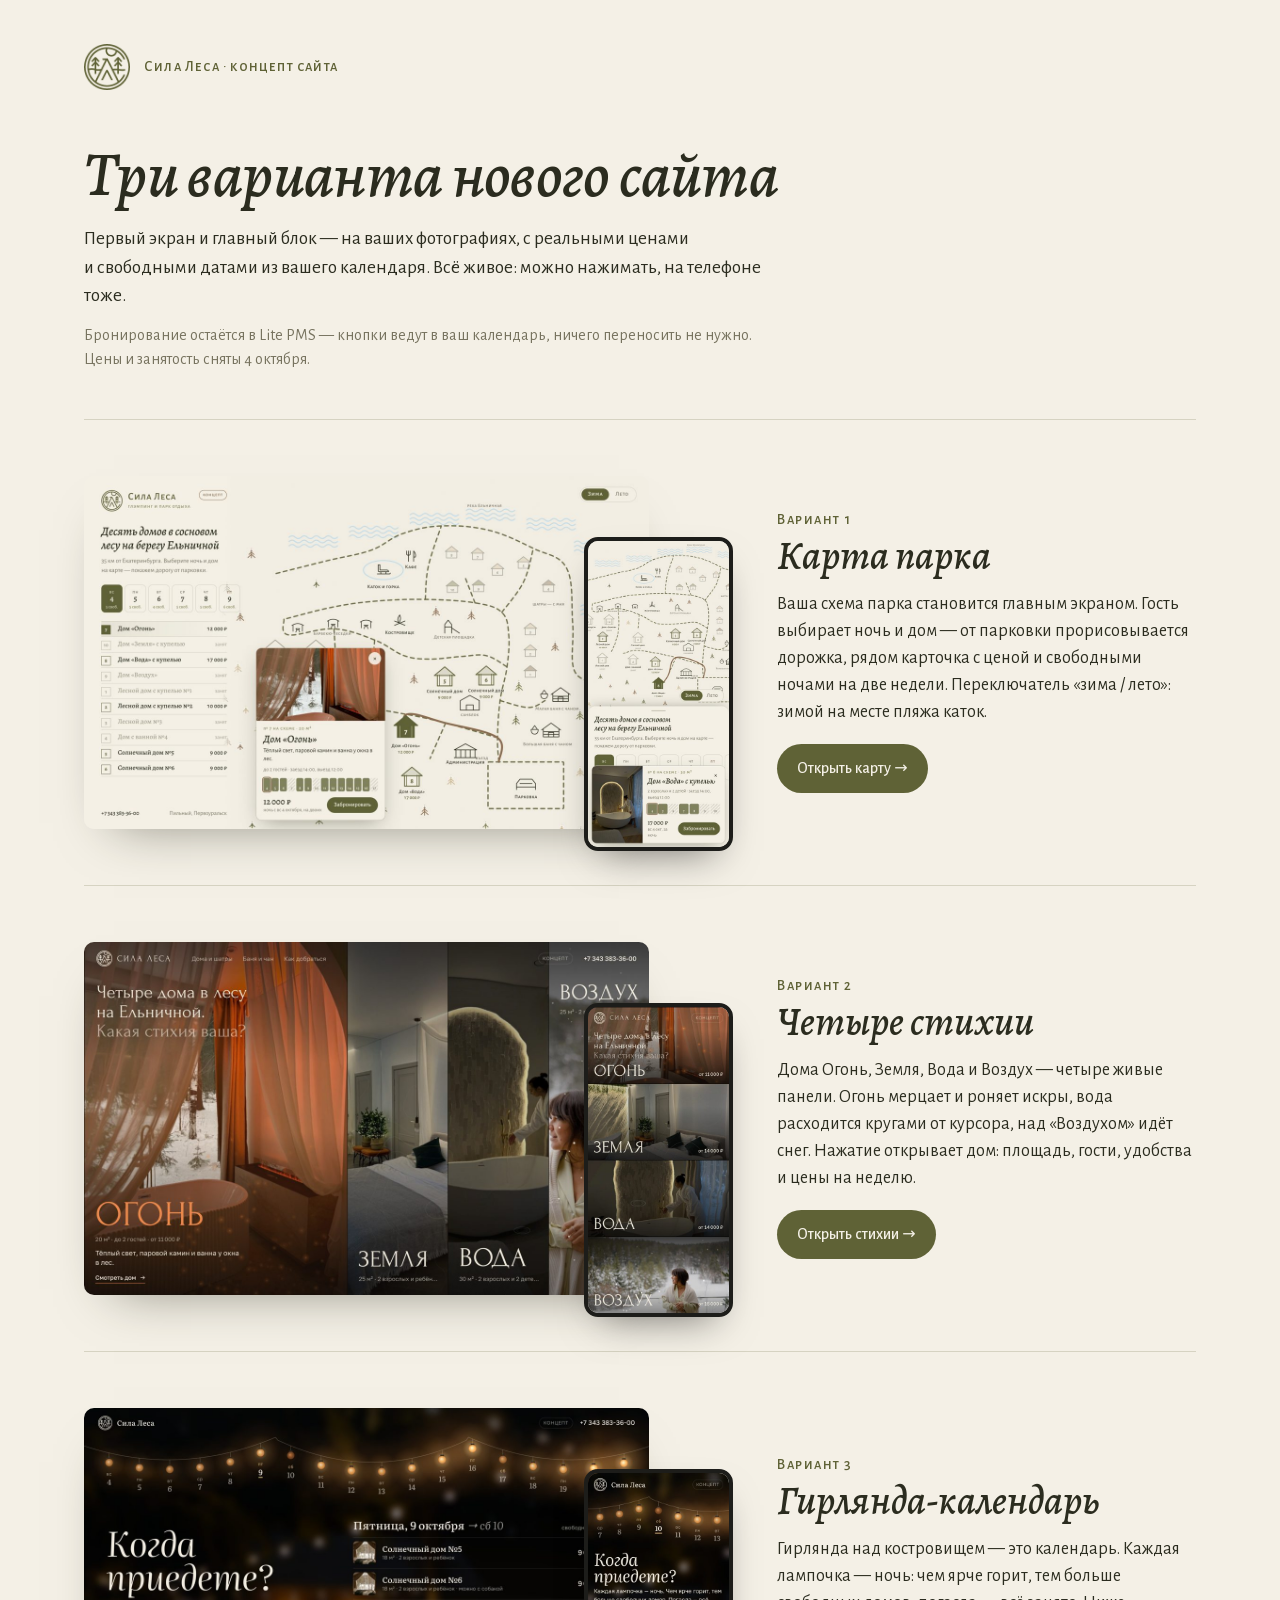
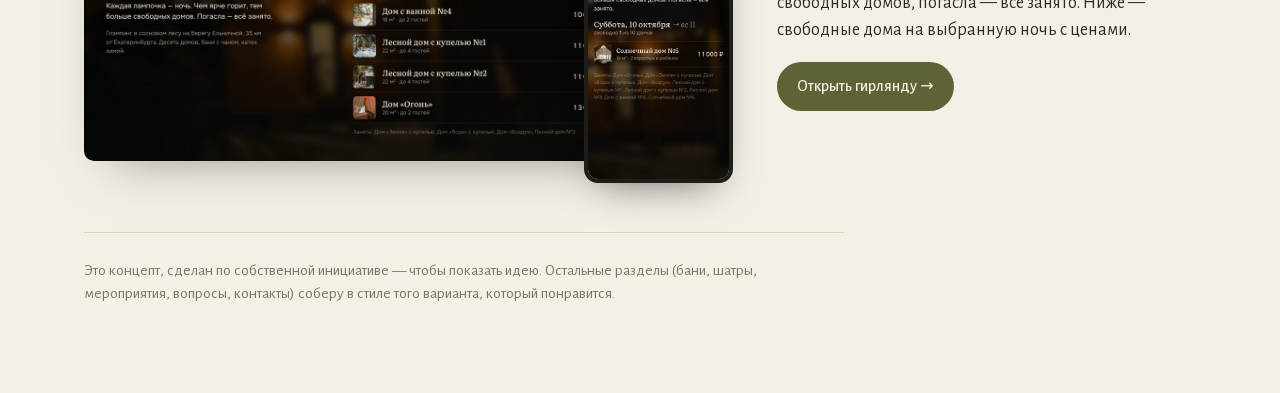
<file: index.html>
<!doctype html>
<html lang="ru">
<head>
<meta charset="utf-8">
<meta name="viewport" content="width=device-width, initial-scale=1">
<meta name="robots" content="noindex">
<title>Сила Леса — три варианта нового сайта</title>
<meta name="description" content="Концепт: первый экран и главный блок на ваших фото, с реальными ценами и свободными датами.">
<meta property="og:type" content="website">
<meta property="og:title" content="Сила Леса — три варианта нового сайта">
<meta property="og:description" content="Карта парка, четыре стихии, гирлянда-календарь. На ваших фото и с реальными ценами.">
<meta property="og:image" content="https://temataran.github.io/sila-lesa/og.jpg">
<meta property="og:image:width" content="1200">
<meta property="og:image:height" content="630">
<meta property="og:url" content="https://temataran.github.io/sila-lesa/">
<meta name="twitter:card" content="summary_large_image">
<link rel="icon" href="shared/foto/logo-olive.png">
<link rel="stylesheet" href="shared/fonts/fonts.css">
<style>
  :root {
    --paper: #f4f0e6; --ink: #2b2c1f; --olive: #5f6236; --dim: #77735f; --line: rgba(95, 98, 54, .2);
    --serif: 'Alegreya', Georgia, serif; --sans: 'Alegreya Sans', system-ui, sans-serif;
  }
  * { box-sizing: border-box; }
  body { margin: 0; background: var(--paper); color: var(--ink); font: 18px/1.5 var(--sans); -webkit-font-smoothing: antialiased; }
  main { max-width: 1160px; margin: 0 auto; padding: 44px 24px 72px; }
  .head { display: flex; align-items: center; gap: 14px; margin-bottom: 52px; }
  .head img { width: 46px; height: 46px; }
  .head span { font: 500 15px/1.2 'Alegreya Sans SC', var(--sans); letter-spacing: .08em; color: var(--olive); }
  h1 { font: italic 500 clamp(36px, 5.4vw, 64px)/1.02 var(--serif); margin: 0 0 18px; letter-spacing: -.01em; }
  .lead { max-width: 700px; margin: 0 0 12px; font-size: 19px; }
  .note { max-width: 700px; margin: 0; color: var(--dim); font-size: 16px; }

  .dir { display: grid; grid-template-columns: 1.55fr 1fr; gap: 44px; align-items: center; padding: 56px 0; border-top: 1px solid var(--line); text-decoration: none; color: inherit; }
  .dir:first-of-type { margin-top: 48px; }
  .pics { position: relative; padding-right: 13%; }
  .pics .d { width: 100%; display: block; border-radius: 10px; box-shadow: 0 24px 50px -30px rgba(43, 44, 31, .55); transition: transform .6s cubic-bezier(.2, .8, .2, 1); }
  .pics .m { position: absolute; right: 0; bottom: -22px; width: 23%; border-radius: 14px; border: 4px solid #1d1d1a; box-shadow: 0 18px 40px -18px rgba(0, 0, 0, .55); transition: transform .6s cubic-bezier(.2, .8, .2, 1); }
  .dir:hover .d { transform: translateY(-4px); }
  .dir:hover .m { transform: translateY(-10px); }
  .num { font: 500 15px/1 'Alegreya Sans SC', var(--sans); letter-spacing: .1em; color: var(--olive); }
  .dir h2 { font: italic 500 40px/1.05 var(--serif); margin: 8px 0 14px; }
  .dir p { margin: 0 0 18px; }
  .open { display: inline-block; padding: 12px 20px 13px; border-radius: 99px; background: var(--olive); color: var(--paper); font-weight: 500; font-size: 16px; }

  .foot { border-top: 1px solid var(--line); padding-top: 26px; color: var(--dim); font-size: 15.5px; max-width: 760px; }
  .foot b { color: var(--ink); font-weight: 500; }

  @media (max-width: 760px) {
    main { padding: 26px 18px 56px; }
    .head { margin-bottom: 30px; }
    .dir { grid-template-columns: 1fr; gap: 34px; padding: 38px 0 44px; }
    .dir:first-of-type { margin-top: 30px; }
    .dir h2 { font-size: 32px; }
  }
</style>
</head>
<body>
<main>
  <div class="head"><img src="shared/foto/logo-olive.png" alt=""><span>Сила Леса · концепт сайта</span></div>

  <h1>Три варианта нового сайта</h1>
  <p class="lead">Первый экран и&nbsp;главный блок&nbsp;— на&nbsp;ваших фотографиях, с&nbsp;реальными ценами и&nbsp;свободными датами из&nbsp;вашего календаря. Всё живое: можно нажимать, на&nbsp;телефоне тоже.</p>
  <p class="note">Бронирование остаётся в&nbsp;Lite PMS&nbsp;— кнопки ведут в&nbsp;ваш календарь, ничего переносить не&nbsp;нужно. Цены и&nbsp;занятость сняты 4&nbsp;октября.</p>

  <a class="dir" href="karta/">
    <div class="pics"><img class="d" src="shared/preview/karta.jpg" alt=""><img class="m" src="shared/preview/karta-m.jpg" alt=""></div>
    <div>
      <div class="num">Вариант 1</div>
      <h2>Карта парка</h2>
      <p>Ваша схема парка становится главным экраном. Гость выбирает ночь и&nbsp;дом&nbsp;— от&nbsp;парковки прорисовывается дорожка, рядом карточка с&nbsp;ценой и&nbsp;свободными ночами на&nbsp;две недели. Переключатель «зима&nbsp;/&nbsp;лето»: зимой на&nbsp;месте пляжа каток.</p>
      <span class="open">Открыть карту →</span>
    </div>
  </a>

  <a class="dir" href="stihii/">
    <div class="pics"><img class="d" src="shared/preview/stihii.jpg" alt=""><img class="m" src="shared/preview/stihii-m.jpg" alt=""></div>
    <div>
      <div class="num">Вариант 2</div>
      <h2>Четыре стихии</h2>
      <p>Дома Огонь, Земля, Вода и&nbsp;Воздух&nbsp;— четыре живые панели. Огонь мерцает и&nbsp;роняет искры, вода расходится кругами от&nbsp;курсора, над «Воздухом» идёт снег. Нажатие открывает дом: площадь, гости, удобства и&nbsp;цены на&nbsp;неделю.</p>
      <span class="open">Открыть стихии →</span>
    </div>
  </a>

  <a class="dir" href="girlyanda/">
    <div class="pics"><img class="d" src="shared/preview/girlyanda.jpg" alt=""><img class="m" src="shared/preview/girlyanda-m.jpg" alt=""></div>
    <div>
      <div class="num">Вариант 3</div>
      <h2>Гирлянда-календарь</h2>
      <p>Гирлянда над костровищем&nbsp;— это календарь. Каждая лампочка&nbsp;— ночь: чем ярче горит, тем больше свободных домов, погасла&nbsp;— всё занято. Ниже&nbsp;— свободные дома на&nbsp;выбранную ночь с&nbsp;ценами.</p>
      <span class="open">Открыть гирлянду →</span>
    </div>
  </a>

  <p class="foot">Это концепт, сделан по&nbsp;собственной инициативе&nbsp;— чтобы показать идею. Остальные разделы (бани, шатры, мероприятия, вопросы, контакты) соберу в&nbsp;стиле того варианта, который понравится.</p>
</main>
</body>
</html>
</file>
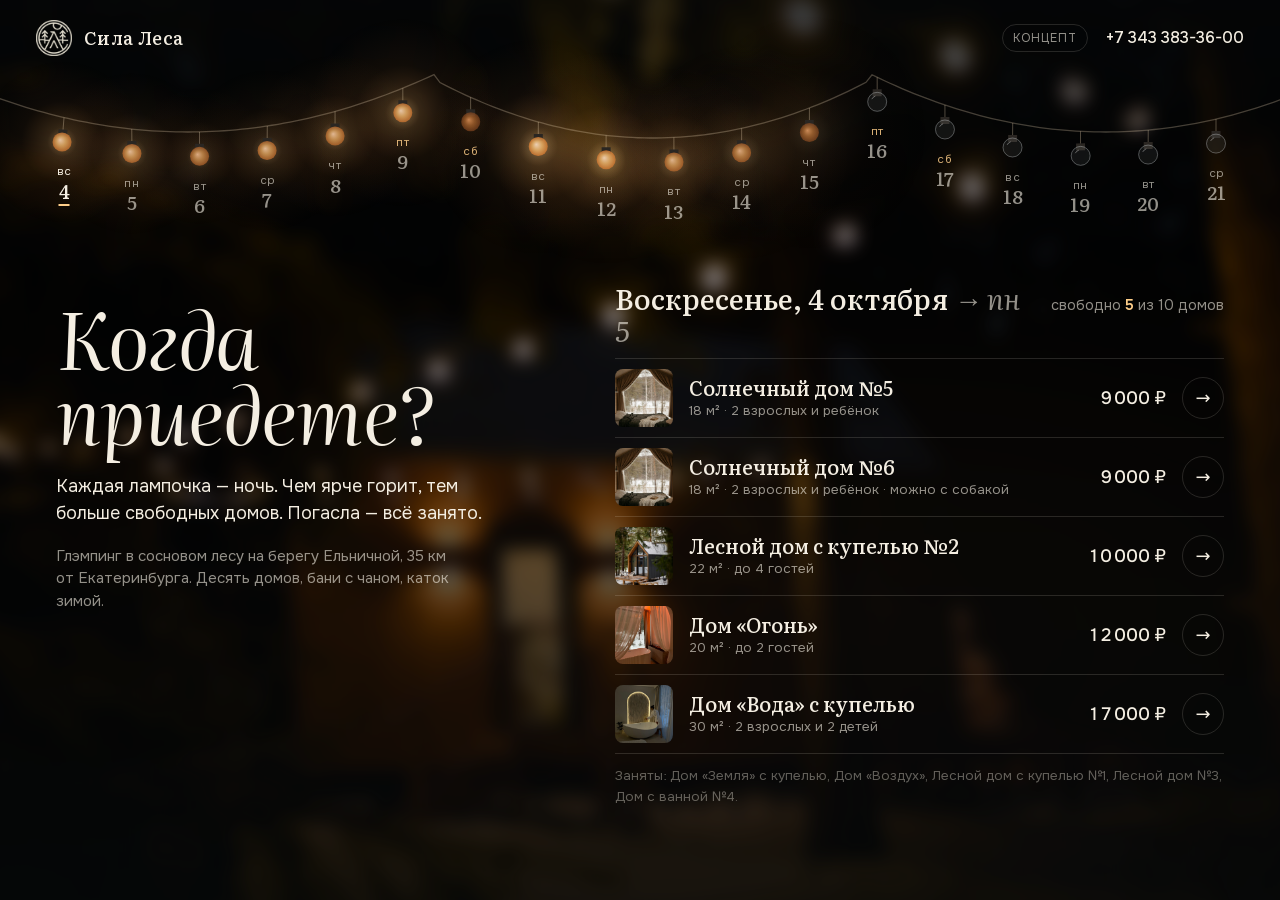
<file: girlyanda/index.html>
<!doctype html>
<html lang="ru">
<head>
<meta charset="utf-8">
<meta name="viewport" content="width=device-width, initial-scale=1, viewport-fit=cover">
<meta name="robots" content="noindex">
<link rel="icon" href="../shared/foto/logo-olive.png">
<title>Сила Леса — свободные ночи</title>
<link rel="stylesheet" href="../shared/fonts/fonts.css">
<link rel="stylesheet" href="girlyanda.css">
</head>
<body>
<div class="bg" aria-hidden="true"></div>

<header class="top">
  <a class="brand" href="../"><img src="../shared/foto/logo-light.png" alt=""><span>Сила Леса</span></a>
  <span class="concept">концепт</span>
  <a class="top__tel" href="tel:+73433833600">+7 343 383-36-00</a>
</header>

<div class="garland" id="garland">
  <div class="garland__track" id="track">
    <canvas id="bulbs"></canvas>
    <div class="garland__days" id="days" role="listbox" aria-label="Ночь заезда"></div>
  </div>
</div>

<main class="stage">
  <section class="intro">
    <h1>Когда приедете?</h1>
    <p>Каждая лампочка&nbsp;— ночь. Чем ярче горит, тем больше свободных домов. Погасла&nbsp;— всё занято.</p>
    <p class="intro__small">Глэмпинг в&nbsp;сосновом лесу на&nbsp;берегу Ельничной, 35&nbsp;км от&nbsp;Екатеринбурга. Десять домов, бани с&nbsp;чаном, каток зимой.</p>
  </section>

  <section class="night" id="night" aria-live="polite">
    <div class="night__head">
      <h2 class="night__title"></h2>
      <div class="night__count"></div>
    </div>
    <ol class="night__list"></ol>
    <p class="night__busy"></p>
  </section>
</main>

<script src="../shared/houses.js"></script>
<script src="../shared/nights.js"></script>
<script src="girlyanda.js"></script>
</body>
</html>
</file>
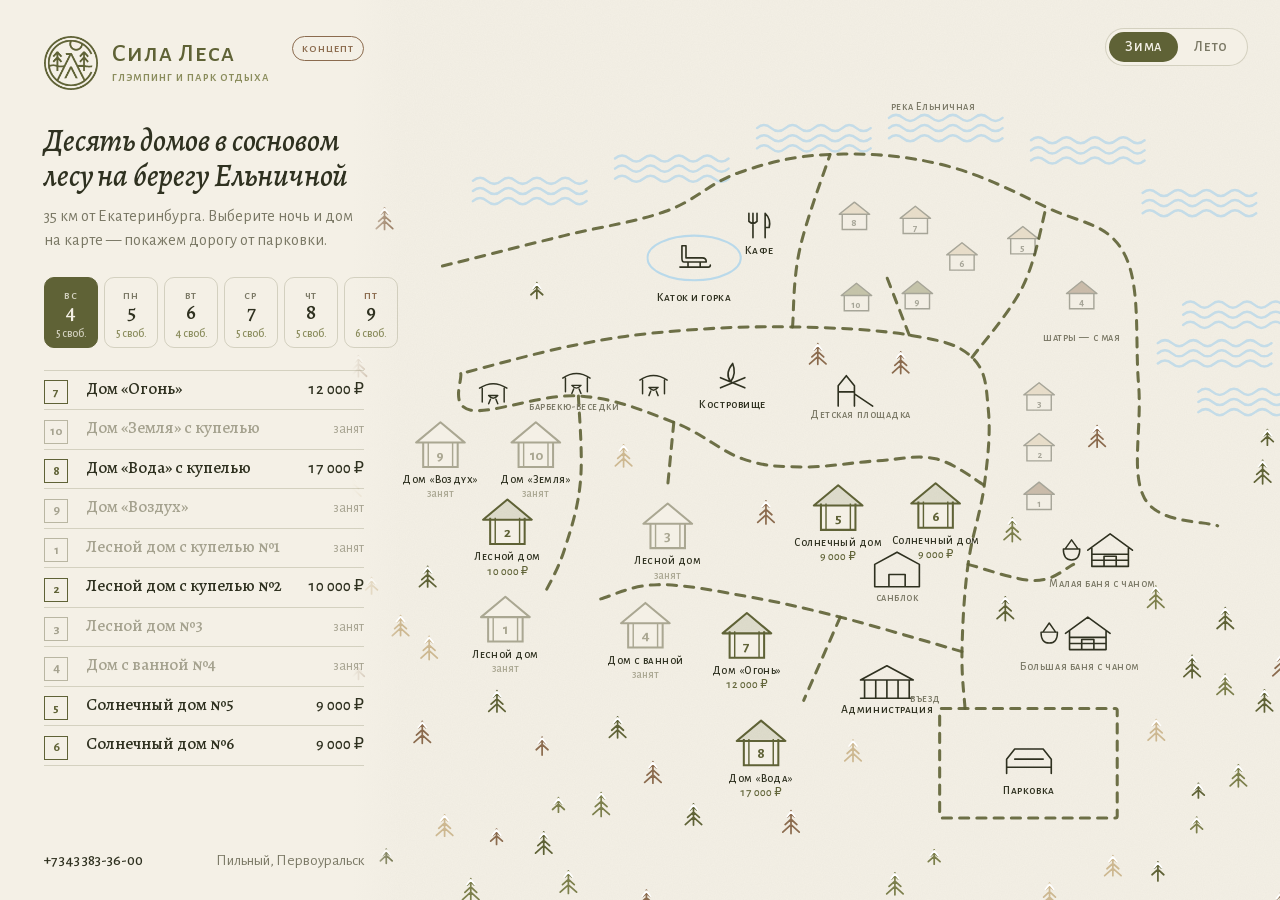
<file: karta/index.html>
<!doctype html>
<html lang="ru">
<head>
<meta charset="utf-8">
<meta name="viewport" content="width=device-width, initial-scale=1, viewport-fit=cover">
<meta name="robots" content="noindex">
<link rel="icon" href="../shared/foto/logo-olive.png">
<title>Сила Леса — карта парка</title>
<link rel="stylesheet" href="../shared/fonts/fonts.css">
<link rel="stylesheet" href="karta.css">
</head>
<body data-season="winter">

<svg id="map" aria-label="Схема парка «Сила Леса»"></svg>

<aside class="legend" id="legend">
  <div class="legend__grip" aria-hidden="true"></div>
  <header class="legend__head">
    <img class="legend__logo" src="../shared/foto/logo-olive.png" alt="">
    <div>
      <div class="legend__name">Сила Леса</div>
      <div class="legend__sub">глэмпинг и парк отдыха</div>
    </div>
    <span class="concept">концепт</span>
  </header>

  <h1 class="legend__title">Десять домов в&nbsp;сосновом лесу на&nbsp;берегу Ельничной</h1>
  <p class="legend__lead">35&nbsp;км от Екатеринбурга. Выберите ночь и&nbsp;дом на&nbsp;карте&nbsp;— покажем дорогу от&nbsp;парковки.</p>

  <div class="nights" id="nights" role="listbox" aria-label="Ночь заезда"></div>

  <ol class="houses" id="houses"></ol>

  <footer class="legend__foot">
    <a href="tel:+73433833600">+7 343 383-36-00</a>
    <span>Пильный, Первоуральск</span>
  </footer>
</aside>

<div class="season" role="group" aria-label="Время года на карте">
  <button data-s="winter" aria-pressed="true">Зима</button>
  <button data-s="summer" aria-pressed="false">Лето</button>
</div>

<article class="card" id="card" hidden>
  <button class="card__close" aria-label="Закрыть">×</button>
  <div class="card__photo"><img alt=""></div>
  <div class="card__body">
    <div class="card__num"></div>
    <h2 class="card__name"></h2>
    <p class="card__line"></p>
    <p class="card__facts"></p>
    <div class="card__strip" aria-label="Ближайшие ночи"></div>
    <div class="card__buy">
      <div class="card__price"></div>
      <a class="card__btn" target="_blank" rel="noopener">Забронировать</a>
    </div>
  </div>
</article>

<script src="../shared/houses.js"></script>
<script src="../shared/nights.js"></script>
<script src="karta.js"></script>
</body>
</html>
</file>
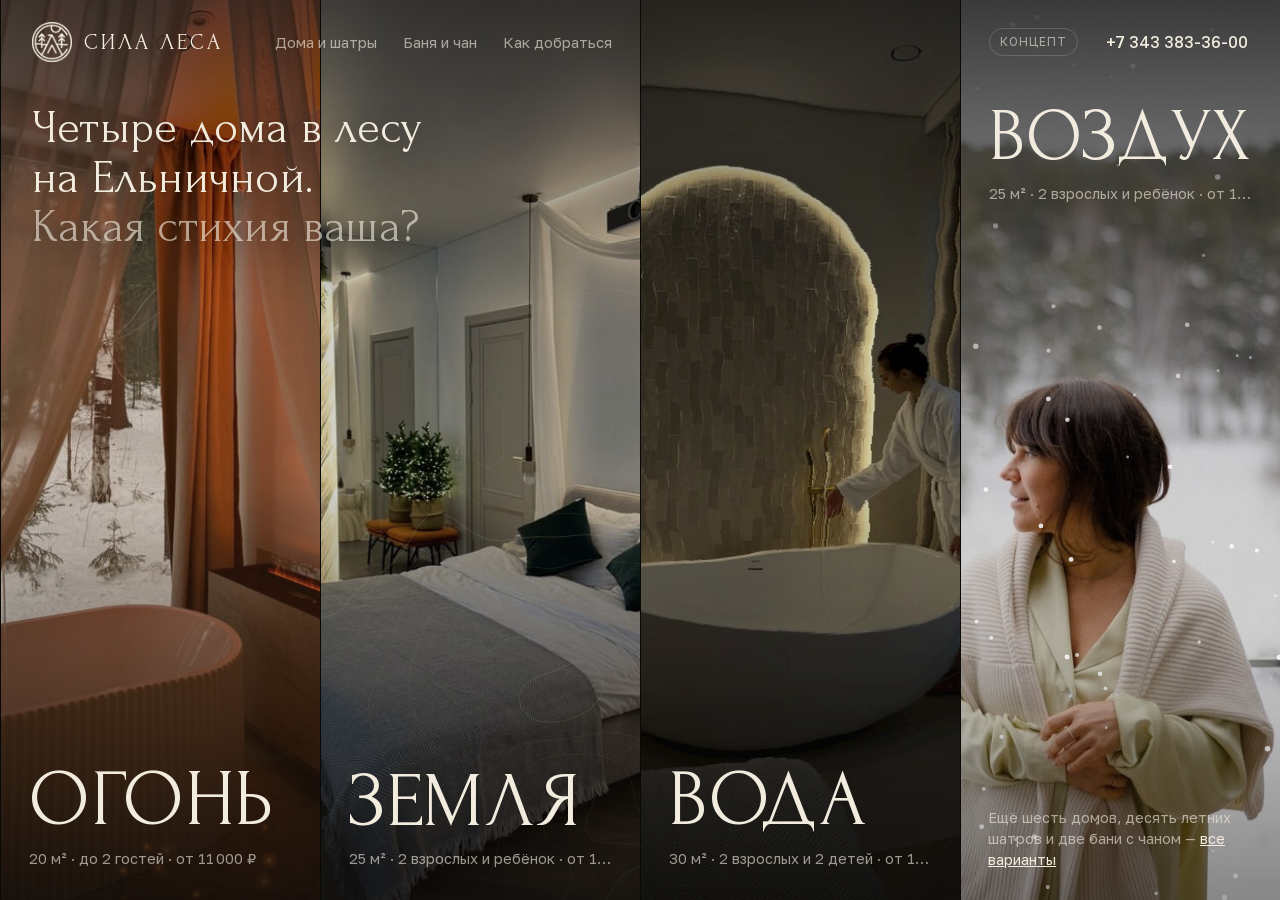
<file: stihii/index.html>
<!doctype html>
<html lang="ru">
<head>
<meta charset="utf-8">
<meta name="viewport" content="width=device-width, initial-scale=1, viewport-fit=cover">
<meta name="robots" content="noindex">
<link rel="icon" href="../shared/foto/logo-olive.png">
<title>Сила Леса — четыре стихии</title>
<link rel="stylesheet" href="../shared/fonts/fonts.css">
<link rel="stylesheet" href="stihii.css">
</head>
<body>

<svg width="0" height="0" style="position:absolute" aria-hidden="true">
  <filter id="water" x="-5%" y="-5%" width="110%" height="110%">
    <feTurbulence id="water-noise" type="fractalNoise" baseFrequency=".006 .022" numOctaves="2" seed="3" result="n"/>
    <feDisplacementMap in="SourceGraphic" in2="n" scale="14" xChannelSelector="R" yChannelSelector="G"/>
  </filter>
</svg>

<header class="top">
  <a class="brand" href="../"><img src="../shared/foto/logo-light.png" alt=""><span>Сила Леса</span></a>
  <nav class="top__nav">
    <a href="#">Дома и шатры</a><a href="#">Баня и чан</a><a href="#">Как добраться</a>
  </nav>
  <span class="concept">концепт</span>
  <a class="top__tel" href="tel:+73433833600">+7 343 383-36-00</a>
</header>

<main class="elements" id="elements">
  <div class="intro">
    <h1>Четыре дома в&nbsp;лесу на&nbsp;Ельничной.<br><em>Какая стихия ваша?</em></h1>
  </div>
</main>

<p class="more">Ещё шесть домов, десять летних шатров и&nbsp;две бани с&nbsp;чаном&nbsp;— <a href="#">все варианты</a></p>

<section class="house" id="house" aria-hidden="true">
  <div class="house__media"><img alt=""><canvas></canvas></div>
  <div class="house__info">
    <button class="house__close" aria-label="Назад ко всем стихиям">←&nbsp; все стихии</button>
    <div class="house__word"></div>
    <h2 class="house__name"></h2>
    <p class="house__line"></p>
    <dl class="house__facts"></dl>
    <ul class="house__perks"></ul>
    <div class="house__week-h">Ночи на этой неделе <span>цена на двоих</span></div>
    <div class="house__week"></div>
    <a class="house__cta" target="_blank" rel="noopener"></a>
    <div class="house__nav"></div>
  </div>
</section>

<script src="../shared/houses.js"></script>
<script src="../shared/nights.js"></script>
<script src="stihii.js"></script>
</body>
</html>
</file>
<file: shared/fonts/fonts.css>
/* cyrillic */
@font-face {
  font-family: 'Alegreya';
  font-style: italic;
  font-weight: 400;
  font-display: swap;
  src: url(904cb124bb.woff2) format('woff2');
  unicode-range: U+0301, U+0400-045F, U+0490-0491, U+04B0-04B1, U+2116;
}
/* latin */
@font-face {
  font-family: 'Alegreya';
  font-style: italic;
  font-weight: 400;
  font-display: swap;
  src: url(3a5e92ad6a.woff2) format('woff2');
  unicode-range: U+0000-00FF, U+0131, U+0152-0153, U+02BB-02BC, U+02C6, U+02DA, U+02DC, U+0304, U+0308, U+0329, U+2000-206F, U+20AC, U+2122, U+2191, U+2193, U+2212, U+2215, U+FEFF, U+FFFD;
}
/* cyrillic */
@font-face {
  font-family: 'Alegreya';
  font-style: italic;
  font-weight: 500;
  font-display: swap;
  src: url(904cb124bb.woff2) format('woff2');
  unicode-range: U+0301, U+0400-045F, U+0490-0491, U+04B0-04B1, U+2116;
}
/* latin */
@font-face {
  font-family: 'Alegreya';
  font-style: italic;
  font-weight: 500;
  font-display: swap;
  src: url(3a5e92ad6a.woff2) format('woff2');
  unicode-range: U+0000-00FF, U+0131, U+0152-0153, U+02BB-02BC, U+02C6, U+02DA, U+02DC, U+0304, U+0308, U+0329, U+2000-206F, U+20AC, U+2122, U+2191, U+2193, U+2212, U+2215, U+FEFF, U+FFFD;
}
/* cyrillic */
@font-face {
  font-family: 'Alegreya';
  font-style: normal;
  font-weight: 400;
  font-display: swap;
  src: url(e0f0d5d7fc.woff2) format('woff2');
  unicode-range: U+0301, U+0400-045F, U+0490-0491, U+04B0-04B1, U+2116;
}
/* latin */
@font-face {
  font-family: 'Alegreya';
  font-style: normal;
  font-weight: 400;
  font-display: swap;
  src: url(0ee75427c7.woff2) format('woff2');
  unicode-range: U+0000-00FF, U+0131, U+0152-0153, U+02BB-02BC, U+02C6, U+02DA, U+02DC, U+0304, U+0308, U+0329, U+2000-206F, U+20AC, U+2122, U+2191, U+2193, U+2212, U+2215, U+FEFF, U+FFFD;
}
/* cyrillic */
@font-face {
  font-family: 'Alegreya';
  font-style: normal;
  font-weight: 500;
  font-display: swap;
  src: url(e0f0d5d7fc.woff2) format('woff2');
  unicode-range: U+0301, U+0400-045F, U+0490-0491, U+04B0-04B1, U+2116;
}
/* latin */
@font-face {
  font-family: 'Alegreya';
  font-style: normal;
  font-weight: 500;
  font-display: swap;
  src: url(0ee75427c7.woff2) format('woff2');
  unicode-range: U+0000-00FF, U+0131, U+0152-0153, U+02BB-02BC, U+02C6, U+02DA, U+02DC, U+0304, U+0308, U+0329, U+2000-206F, U+20AC, U+2122, U+2191, U+2193, U+2212, U+2215, U+FEFF, U+FFFD;
}
/* cyrillic */
@font-face {
  font-family: 'Alegreya Sans';
  font-style: normal;
  font-weight: 400;
  font-display: swap;
  src: url(ca3ed2a4a2.woff2) format('woff2');
  unicode-range: U+0301, U+0400-045F, U+0490-0491, U+04B0-04B1, U+2116;
}
/* latin */
@font-face {
  font-family: 'Alegreya Sans';
  font-style: normal;
  font-weight: 400;
  font-display: swap;
  src: url(8a53b32d3a.woff2) format('woff2');
  unicode-range: U+0000-00FF, U+0131, U+0152-0153, U+02BB-02BC, U+02C6, U+02DA, U+02DC, U+0304, U+0308, U+0329, U+2000-206F, U+20AC, U+2122, U+2191, U+2193, U+2212, U+2215, U+FEFF, U+FFFD;
}
/* cyrillic */
@font-face {
  font-family: 'Alegreya Sans';
  font-style: normal;
  font-weight: 500;
  font-display: swap;
  src: url(d48e64016c.woff2) format('woff2');
  unicode-range: U+0301, U+0400-045F, U+0490-0491, U+04B0-04B1, U+2116;
}
/* latin */
@font-face {
  font-family: 'Alegreya Sans';
  font-style: normal;
  font-weight: 500;
  font-display: swap;
  src: url(0c0c571a64.woff2) format('woff2');
  unicode-range: U+0000-00FF, U+0131, U+0152-0153, U+02BB-02BC, U+02C6, U+02DA, U+02DC, U+0304, U+0308, U+0329, U+2000-206F, U+20AC, U+2122, U+2191, U+2193, U+2212, U+2215, U+FEFF, U+FFFD;
}
/* cyrillic */
@font-face {
  font-family: 'Alegreya Sans';
  font-style: normal;
  font-weight: 700;
  font-display: swap;
  src: url(f5fee41067.woff2) format('woff2');
  unicode-range: U+0301, U+0400-045F, U+0490-0491, U+04B0-04B1, U+2116;
}
/* latin */
@font-face {
  font-family: 'Alegreya Sans';
  font-style: normal;
  font-weight: 700;
  font-display: swap;
  src: url(8bed4c5f5e.woff2) format('woff2');
  unicode-range: U+0000-00FF, U+0131, U+0152-0153, U+02BB-02BC, U+02C6, U+02DA, U+02DC, U+0304, U+0308, U+0329, U+2000-206F, U+20AC, U+2122, U+2191, U+2193, U+2212, U+2215, U+FEFF, U+FFFD;
}
/* cyrillic */
@font-face {
  font-family: 'Alegreya Sans SC';
  font-style: normal;
  font-weight: 500;
  font-display: swap;
  src: url(44c8fd8f71.woff2) format('woff2');
  unicode-range: U+0301, U+0400-045F, U+0490-0491, U+04B0-04B1, U+2116;
}
/* latin */
@font-face {
  font-family: 'Alegreya Sans SC';
  font-style: normal;
  font-weight: 500;
  font-display: swap;
  src: url(4b34f7957f.woff2) format('woff2');
  unicode-range: U+0000-00FF, U+0131, U+0152-0153, U+02BB-02BC, U+02C6, U+02DA, U+02DC, U+0304, U+0308, U+0329, U+2000-206F, U+20AC, U+2122, U+2191, U+2193, U+2212, U+2215, U+FEFF, U+FFFD;
}
/* cyrillic */
@font-face {
  font-family: 'Alegreya Sans SC';
  font-style: normal;
  font-weight: 700;
  font-display: swap;
  src: url(55b9a3e043.woff2) format('woff2');
  unicode-range: U+0301, U+0400-045F, U+0490-0491, U+04B0-04B1, U+2116;
}
/* latin */
@font-face {
  font-family: 'Alegreya Sans SC';
  font-style: normal;
  font-weight: 700;
  font-display: swap;
  src: url(9cee488b71.woff2) format('woff2');
  unicode-range: U+0000-00FF, U+0131, U+0152-0153, U+02BB-02BC, U+02C6, U+02DA, U+02DC, U+0304, U+0308, U+0329, U+2000-206F, U+20AC, U+2122, U+2191, U+2193, U+2212, U+2215, U+FEFF, U+FFFD;
}
/* cyrillic */
@font-face {
  font-family: 'Forum';
  font-style: normal;
  font-weight: 400;
  font-display: swap;
  src: url(0f8c6c1ba4.woff2) format('woff2');
  unicode-range: U+0301, U+0400-045F, U+0490-0491, U+04B0-04B1, U+2116;
}
/* latin */
@font-face {
  font-family: 'Forum';
  font-style: normal;
  font-weight: 400;
  font-display: swap;
  src: url(65c0dc6f3d.woff2) format('woff2');
  unicode-range: U+0000-00FF, U+0131, U+0152-0153, U+02BB-02BC, U+02C6, U+02DA, U+02DC, U+0304, U+0308, U+0329, U+2000-206F, U+20AC, U+2122, U+2191, U+2193, U+2212, U+2215, U+FEFF, U+FFFD;
}
/* cyrillic */
@font-face {
  font-family: 'Golos Text';
  font-style: normal;
  font-weight: 400;
  font-display: swap;
  src: url(721d016b45.woff2) format('woff2');
  unicode-range: U+0301, U+0400-045F, U+0490-0491, U+04B0-04B1, U+2116;
}
/* latin */
@font-face {
  font-family: 'Golos Text';
  font-style: normal;
  font-weight: 400;
  font-display: swap;
  src: url(65c68b11df.woff2) format('woff2');
  unicode-range: U+0000-00FF, U+0131, U+0152-0153, U+02BB-02BC, U+02C6, U+02DA, U+02DC, U+0304, U+0308, U+0329, U+2000-206F, U+20AC, U+2122, U+2191, U+2193, U+2212, U+2215, U+FEFF, U+FFFD;
}
/* cyrillic */
@font-face {
  font-family: 'Golos Text';
  font-style: normal;
  font-weight: 500;
  font-display: swap;
  src: url(721d016b45.woff2) format('woff2');
  unicode-range: U+0301, U+0400-045F, U+0490-0491, U+04B0-04B1, U+2116;
}
/* latin */
@font-face {
  font-family: 'Golos Text';
  font-style: normal;
  font-weight: 500;
  font-display: swap;
  src: url(65c68b11df.woff2) format('woff2');
  unicode-range: U+0000-00FF, U+0131, U+0152-0153, U+02BB-02BC, U+02C6, U+02DA, U+02DC, U+0304, U+0308, U+0329, U+2000-206F, U+20AC, U+2122, U+2191, U+2193, U+2212, U+2215, U+FEFF, U+FFFD;
}
/* cyrillic */
@font-face {
  font-family: 'Golos Text';
  font-style: normal;
  font-weight: 600;
  font-display: swap;
  src: url(721d016b45.woff2) format('woff2');
  unicode-range: U+0301, U+0400-045F, U+0490-0491, U+04B0-04B1, U+2116;
}
/* latin */
@font-face {
  font-family: 'Golos Text';
  font-style: normal;
  font-weight: 600;
  font-display: swap;
  src: url(65c68b11df.woff2) format('woff2');
  unicode-range: U+0000-00FF, U+0131, U+0152-0153, U+02BB-02BC, U+02C6, U+02DA, U+02DC, U+0304, U+0308, U+0329, U+2000-206F, U+20AC, U+2122, U+2191, U+2193, U+2212, U+2215, U+FEFF, U+FFFD;
}
/* cyrillic */
@font-face {
  font-family: 'Literata';
  font-style: italic;
  font-weight: 400;
  font-display: swap;
  src: url(f117dfd837.woff2) format('woff2');
  unicode-range: U+0301, U+0400-045F, U+0490-0491, U+04B0-04B1, U+2116;
}
/* latin */
@font-face {
  font-family: 'Literata';
  font-style: italic;
  font-weight: 400;
  font-display: swap;
  src: url(9cb2d7861d.woff2) format('woff2');
  unicode-range: U+0000-00FF, U+0131, U+0152-0153, U+02BB-02BC, U+02C6, U+02DA, U+02DC, U+0304, U+0308, U+0329, U+2000-206F, U+20AC, U+2122, U+2191, U+2193, U+2212, U+2215, U+FEFF, U+FFFD;
}
/* cyrillic */
@font-face {
  font-family: 'Literata';
  font-style: italic;
  font-weight: 500;
  font-display: swap;
  src: url(f117dfd837.woff2) format('woff2');
  unicode-range: U+0301, U+0400-045F, U+0490-0491, U+04B0-04B1, U+2116;
}
/* latin */
@font-face {
  font-family: 'Literata';
  font-style: italic;
  font-weight: 500;
  font-display: swap;
  src: url(9cb2d7861d.woff2) format('woff2');
  unicode-range: U+0000-00FF, U+0131, U+0152-0153, U+02BB-02BC, U+02C6, U+02DA, U+02DC, U+0304, U+0308, U+0329, U+2000-206F, U+20AC, U+2122, U+2191, U+2193, U+2212, U+2215, U+FEFF, U+FFFD;
}
/* cyrillic */
@font-face {
  font-family: 'Literata';
  font-style: normal;
  font-weight: 400;
  font-display: swap;
  src: url(7b698c3c3b.woff2) format('woff2');
  unicode-range: U+0301, U+0400-045F, U+0490-0491, U+04B0-04B1, U+2116;
}
/* latin */
@font-face {
  font-family: 'Literata';
  font-style: normal;
  font-weight: 400;
  font-display: swap;
  src: url(590e6dca7d.woff2) format('woff2');
  unicode-range: U+0000-00FF, U+0131, U+0152-0153, U+02BB-02BC, U+02C6, U+02DA, U+02DC, U+0304, U+0308, U+0329, U+2000-206F, U+20AC, U+2122, U+2191, U+2193, U+2212, U+2215, U+FEFF, U+FFFD;
}
/* cyrillic */
@font-face {
  font-family: 'Literata';
  font-style: normal;
  font-weight: 500;
  font-display: swap;
  src: url(7b698c3c3b.woff2) format('woff2');
  unicode-range: U+0301, U+0400-045F, U+0490-0491, U+04B0-04B1, U+2116;
}
/* latin */
@font-face {
  font-family: 'Literata';
  font-style: normal;
  font-weight: 500;
  font-display: swap;
  src: url(590e6dca7d.woff2) format('woff2');
  unicode-range: U+0000-00FF, U+0131, U+0152-0153, U+02BB-02BC, U+02C6, U+02DA, U+02DC, U+0304, U+0308, U+0329, U+2000-206F, U+20AC, U+2122, U+2191, U+2193, U+2212, U+2215, U+FEFF, U+FFFD;
}
/* cyrillic */
@font-face {
  font-family: 'Onest';
  font-style: normal;
  font-weight: 400;
  font-display: swap;
  src: url(8faa2f9b84.woff2) format('woff2');
  unicode-range: U+0301, U+0400-045F, U+0490-0491, U+04B0-04B1, U+2116;
}
/* latin */
@font-face {
  font-family: 'Onest';
  font-style: normal;
  font-weight: 400;
  font-display: swap;
  src: url(5ac4821788.woff2) format('woff2');
  unicode-range: U+0000-00FF, U+0131, U+0152-0153, U+02BB-02BC, U+02C6, U+02DA, U+02DC, U+0304, U+0308, U+0329, U+2000-206F, U+20AC, U+2122, U+2191, U+2193, U+2212, U+2215, U+FEFF, U+FFFD;
}
/* cyrillic */
@font-face {
  font-family: 'Onest';
  font-style: normal;
  font-weight: 500;
  font-display: swap;
  src: url(8faa2f9b84.woff2) format('woff2');
  unicode-range: U+0301, U+0400-045F, U+0490-0491, U+04B0-04B1, U+2116;
}
/* latin */
@font-face {
  font-family: 'Onest';
  font-style: normal;
  font-weight: 500;
  font-display: swap;
  src: url(5ac4821788.woff2) format('woff2');
  unicode-range: U+0000-00FF, U+0131, U+0152-0153, U+02BB-02BC, U+02C6, U+02DA, U+02DC, U+0304, U+0308, U+0329, U+2000-206F, U+20AC, U+2122, U+2191, U+2193, U+2212, U+2215, U+FEFF, U+FFFD;
}
/* cyrillic */
@font-face {
  font-family: 'Onest';
  font-style: normal;
  font-weight: 600;
  font-display: swap;
  src: url(8faa2f9b84.woff2) format('woff2');
  unicode-range: U+0301, U+0400-045F, U+0490-0491, U+04B0-04B1, U+2116;
}
/* latin */
@font-face {
  font-family: 'Onest';
  font-style: normal;
  font-weight: 600;
  font-display: swap;
  src: url(5ac4821788.woff2) format('woff2');
  unicode-range: U+0000-00FF, U+0131, U+0152-0153, U+02BB-02BC, U+02C6, U+02DA, U+02DC, U+0304, U+0308, U+0329, U+2000-206F, U+20AC, U+2122, U+2191, U+2193, U+2212, U+2215, U+FEFF, U+FFFD;
}
</file>
<file: girlyanda/girlyanda.css>
:root {
  --night: #0b0f10;
  --ink: #f4eee2;
  --dim: rgba(244, 238, 226, .6);
  --faint: rgba(244, 238, 226, .38);
  --line: rgba(244, 238, 226, .14);
  --warm: #ffcf8a;
  --serif: 'Literata', Georgia, serif;
  --sans: 'Onest', system-ui, sans-serif;
  --g-h: 300px;
}
* { box-sizing: border-box; }
html, body { margin: 0; height: 100%; }
body {
  background: var(--night); color: var(--ink);
  font: 16px/1.5 var(--sans);
  -webkit-font-smoothing: antialiased;
  overflow: hidden;
}
a { color: inherit; }
button { font: inherit; color: inherit; background: none; border: 0; cursor: pointer; }

/* ночной лес за гирляндой — не в фокусе, как фон на снимке с открытой диафрагмой */
.bg {
  position: fixed; inset: -40px;
  background: url(../shared/foto/noch.jpg) 50% 60% / cover no-repeat;
  filter: blur(9px) brightness(.68) saturate(1.15);
}
.bg::after {
  content: ''; position: absolute; inset: 0;
  background:
    linear-gradient(180deg, rgba(8, 11, 12, .78) 0%, rgba(8, 11, 12, .2) 34%, rgba(8, 11, 12, .45) 60%, rgba(8, 11, 12, .88) 100%),
    radial-gradient(80% 60% at 70% 70%, rgba(255, 160, 70, .08), transparent 70%);
}

.top {
  position: fixed; top: 0; left: 0; right: 0; z-index: 5;
  display: flex; align-items: center; gap: 18px; padding: 20px 36px;
}
.brand { display: flex; align-items: center; gap: 12px; text-decoration: none; }
.brand img { width: 36px; height: 36px; opacity: .92; }
.brand span { font: 500 18px/1 var(--serif); letter-spacing: .02em; }
.concept { margin-left: auto; font-size: 12px; letter-spacing: .08em; text-transform: uppercase; border: 1px solid var(--line); border-radius: 99px; padding: 4px 10px; color: var(--dim); }
.top__tel { text-decoration: none; font-weight: 500; }

/* ---------- гирлянда ---------- */
.garland {
  position: fixed; left: 0; right: 0; top: 0; z-index: 3;
  height: var(--g-h);
  overflow-x: auto; overflow-y: hidden;
  scrollbar-width: none;
}
.garland::-webkit-scrollbar { display: none; }
.garland__track { position: relative; height: 100%; min-width: 100%; }
#bulbs { position: absolute; inset: 0; width: 100%; height: 100%; display: block; -webkit-mask-image: linear-gradient(#000 72%, transparent); mask-image: linear-gradient(#000 72%, transparent); }
.garland__days { position: absolute; inset: 0; }
.day {
  position: absolute; top: 0; width: 56px; margin-left: -28px;
  display: flex; flex-direction: column; align-items: center; justify-content: flex-end;
  padding-bottom: 4px;
  color: var(--dim);
  transition: color .25s;
}
.day small { font-size: 11.5px; letter-spacing: .04em; }
.day b { font: 500 19px/1.1 var(--serif); }
.day.is-weekend small { color: var(--warm); opacity: .85; }
.day.is-off { color: var(--faint); }
.day:hover, .day[aria-selected="true"] { color: var(--ink); }
.day[aria-selected="true"] b { text-decoration: underline; text-decoration-color: var(--warm); text-underline-offset: 5px; text-decoration-thickness: 2px; }
.day .month { position: absolute; bottom: 52px; font-size: 11px; color: var(--faint); white-space: nowrap; letter-spacing: .06em; text-transform: uppercase; }

/* ---------- сцена ---------- */
.stage {
  position: fixed; left: 0; right: 0; bottom: 0; top: calc(var(--g-h) - 44px);
  display: grid; grid-template-columns: minmax(300px, 1fr) minmax(520px, 1.25fr); gap: 72px;
  padding: 26px 56px 36px;
  z-index: 2;
}
.intro h1 { font: italic 400 clamp(52px, 6vw, 92px)/.98 var(--serif); margin: 18px 0 22px; letter-spacing: -.01em; }
.intro p { font-size: 18px; line-height: 1.5; max-width: 430px; margin: 0 0 18px; color: var(--ink); }
.intro__small { font-size: 15px !important; color: var(--dim) !important; }

.night { display: flex; flex-direction: column; min-height: 0; }
.night__head { display: flex; align-items: baseline; justify-content: space-between; gap: 16px; padding-bottom: 12px; border-bottom: 1px solid var(--line); }
.night__title { font: 500 28px/1.15 var(--serif); margin: 0; }
.night__title em { font-style: italic; font-weight: 400; color: var(--dim); }
.night__count { font-size: 14.5px; color: var(--dim); white-space: nowrap; }
.night__count b { color: var(--warm); font-weight: 600; }
.night__list { list-style: none; margin: 0; padding: 0; overflow-y: auto; scrollbar-width: thin; min-height: 0; }
.night__list li {
  display: grid; grid-template-columns: 58px 1fr auto auto; gap: 16px; align-items: center;
  padding: 10px 0; border-bottom: 1px solid var(--line);
  animation: rowin .5s cubic-bezier(.2, .8, .2, 1) both;
}
@keyframes rowin { from { opacity: 0; transform: translateY(6px); } }
.night__list img { width: 58px; height: 58px; border-radius: 8px; object-fit: cover; display: block; }
.night__list .nm { font: 500 20px/1.2 var(--serif); }
.night__list .fx { font-size: 13.5px; color: var(--dim); margin-top: 2px; }
.night__list .pr { font: 500 18px/1 var(--sans); font-variant-numeric: tabular-nums; white-space: nowrap; }
.night__list .go {
  display: inline-grid; place-items: center; width: 42px; height: 42px; border-radius: 50%;
  border: 1px solid var(--line); text-decoration: none; font-size: 18px;
  transition: background .2s, color .2s, border-color .2s;
}
.night__list li:hover .go { background: var(--warm); color: #1a1208; border-color: var(--warm); }
.night__busy { font-size: 13.5px; color: var(--faint); margin: 12px 0 0; }
.night__empty { padding: 28px 0; color: var(--dim); font: italic 400 22px/1.4 var(--serif); }
.night__empty a { color: var(--warm); }

/* ---------- телефон ---------- */
@media (max-width: 760px) {
  :root { --g-h: 236px; }
  body { overflow-y: auto; overflow-x: hidden; }
  .bg { position: fixed; }
  .top { padding: 14px 16px; }
  .top__tel { display: none; }
  .garland { position: absolute; }
  .stage {
    position: relative; top: auto; margin-top: calc(var(--g-h) - 30px);
    display: block; padding: 4px 16px 40px;
  }
  .intro h1 { font-size: 46px; margin: 4px 0 10px; }
  .intro p { font-size: 16px; margin-bottom: 10px; }
  .intro__small { display: none; }
  .night { margin-top: 18px; }
  .night__title { font-size: 21px; }
  .night__head { flex-direction: column; gap: 2px; }
  .night__list li { grid-template-columns: 50px 1fr auto; gap: 12px; }
  .night__list img { width: 50px; height: 50px; }
  .night__list .nm { font-size: 17px; }
  .night__list .fx { font-size: 12.5px; }
  .night__list .go { display: none; }
  .night__list .pr { font-size: 16px; }
}
@media (prefers-reduced-motion: reduce) { * { animation: none !important; transition: none !important; } }
</file>
<file: karta/karta.css>
:root {
  --paper: #f4f0e6;
  --paper-2: #ece6d6;
  --ink: #2f3120;
  --olive: #5f6236;
  --olive-2: #8a8c5c;
  --brown: #8b6b4e;
  --beige: #cdb891;
  --water: #93c3dc;
  --muted: #7a7865;
  --line: rgba(95, 98, 54, .22);
  --serif: 'Alegreya', Georgia, serif;
  --sans: 'Alegreya Sans', system-ui, sans-serif;
  --caps: 'Alegreya Sans SC', 'Alegreya Sans', sans-serif;
  --legend-w: 400px;
}

* { box-sizing: border-box; }
html, body { margin: 0; height: 100%; }
body {
  background: var(--paper);
  color: var(--ink);
  font: 17px/1.45 var(--sans);
  overflow: hidden;
  -webkit-font-smoothing: antialiased;
}
button { font: inherit; color: inherit; cursor: pointer; }

#map {
  position: fixed; inset: 0;
  width: 100%; height: 100%;
  display: block;
  touch-action: none;
  user-select: none;
}

/* ---------- легенда: как на их бумажной схеме, слева на том же листе ---------- */
.legend {
  position: fixed; left: 0; top: 0; bottom: 0;
  width: var(--legend-w);
  padding: 36px 36px 28px 44px;
  display: flex; flex-direction: column;
  background: linear-gradient(90deg, var(--paper) 88%, rgba(244, 240, 230, 0));
  z-index: 3;
}
.legend__grip { display: none; }
.legend__head { display: flex; align-items: center; gap: 14px; }
.legend__logo { width: 54px; height: 54px; }
.legend__name { font: 500 26px/1 var(--caps); letter-spacing: .04em; color: var(--olive); }
.legend__sub { font: 500 13px/1.2 var(--caps); letter-spacing: .08em; color: var(--olive-2); margin-top: 4px; }
.concept {
  margin-left: auto; align-self: flex-start;
  font: 500 12px/1 var(--caps); letter-spacing: .08em;
  color: var(--brown); border: 1px solid currentColor; border-radius: 99px; padding: 5px 9px 6px;
}
.legend__title {
  font: italic 500 31px/1.12 var(--serif);
  color: var(--ink);
  margin: 34px 0 12px;
  letter-spacing: -.005em;
  text-wrap: balance;
}
.legend__lead { margin: 0 0 22px; color: var(--muted); font-size: 16.5px; }

/* ночи — строка как подписи на схеме */
.nights {
  display: flex; gap: 6px;
  overflow-x: auto; scrollbar-width: none;
  margin: 0 -36px 18px -44px; padding: 2px 36px 4px 44px;
  scroll-snap-type: x proximity;
  scroll-padding-left: 44px;
}
.nights::-webkit-scrollbar { display: none; }
.night {
  flex: 0 0 auto;
  min-width: 54px;
  padding: 8px 6px 7px;
  border: 1px solid var(--line);
  border-radius: 10px;
  background: transparent;
  text-align: center;
  scroll-snap-align: start;
  transition: background .2s, border-color .2s, color .2s;
}
.night b { display: block; font: 500 21px/1 var(--serif); }
.night small { display: block; font: 500 12px/1.1 var(--caps); letter-spacing: .06em; color: var(--muted); margin-top: 3px; }
.night i { display: block; font: 500 11.5px/1 var(--sans); font-style: normal; color: var(--olive-2); margin-top: 5px; white-space: nowrap; }
.night.is-weekend small { color: var(--brown); }
.night.is-full { color: var(--muted); }
.night.is-full b { text-decoration: line-through; text-decoration-thickness: 1px; }
.night[aria-selected="true"] { background: var(--olive); border-color: var(--olive); color: var(--paper); }
.night[aria-selected="true"] small, .night[aria-selected="true"] i { color: rgba(244, 240, 230, .78); }

/* список домов — как легенда схемы: номер в квадрате, имя, цена */
.houses { list-style: none; margin: 0; padding: 0; flex: 1; overflow-y: auto; scrollbar-width: thin; }
.houses li {
  display: grid; grid-template-columns: 30px 1fr auto; align-items: baseline; gap: 12px;
  padding: 7px 0;
  border-top: 1px solid var(--line);
  cursor: pointer;
}
.houses li:last-child { border-bottom: 1px solid var(--line); }
.houses .n {
  width: 24px; height: 24px; display: inline-grid; place-items: center;
  border: 1.5px solid var(--olive); color: var(--olive);
  font: 700 13px/1 var(--sans);
  transform: translateY(2px);
}
.houses .t { font: 500 17px/1.25 var(--serif); }
.houses .t em { font-style: normal; color: var(--muted); font: 14px var(--sans); margin-left: 6px; }
.houses .p { font: 500 16px/1 var(--sans); font-variant-numeric: tabular-nums; white-space: nowrap; }
.houses li.is-busy .t, .houses li.is-busy .p { color: #a5a28f; }
.houses li.is-busy .n { border-color: #b9b6a2; color: #a5a28f; }
.houses li.is-busy .p { font-weight: 400; font-size: 14px; }
.houses li:hover .t, .houses li.is-hot .t { color: var(--olive); }
.houses li.is-on { background: linear-gradient(90deg, rgba(95, 98, 54, .09), transparent); }
.houses li.is-on .n { background: var(--olive); color: var(--paper); }

.legend__foot { display: flex; justify-content: space-between; gap: 12px; padding-top: 16px; font-size: 15px; color: var(--muted); }
.legend__foot a { color: var(--ink); text-decoration: none; font-weight: 500; }

/* ---------- переключатель сезона ---------- */
.season {
  position: fixed; top: 28px; right: 32px; z-index: 4;
  display: flex; padding: 3px; border-radius: 99px;
  background: rgba(244, 240, 230, .9); border: 1px solid var(--line);
  backdrop-filter: blur(6px);
}
.season button {
  border: 0; background: none; padding: 7px 16px 8px; border-radius: 99px;
  font: 500 15px/1 var(--caps); letter-spacing: .06em; color: var(--muted);
}
.season button[aria-pressed="true"] { background: var(--olive); color: var(--paper); }

/* ---------- карточка дома ---------- */
.card {
  position: fixed; z-index: 5;
  width: 330px;
  background: var(--paper);
  border: 1px solid rgba(95, 98, 54, .35);
  border-radius: 14px;
  box-shadow: 0 18px 50px -18px rgba(47, 49, 32, .45), 0 2px 0 rgba(255, 255, 255, .6) inset;
  overflow: hidden;
  opacity: 0; transform: translateY(8px) scale(.98);
  transition: opacity .35s ease, transform .45s cubic-bezier(.2, .8, .2, 1);
  pointer-events: none;
}
.card.is-open { opacity: 1; transform: none; pointer-events: auto; }
.card[hidden] { display: block; }
.card__close {
  position: absolute; top: 10px; right: 10px; z-index: 2;
  width: 32px; height: 32px; border-radius: 50%; border: 0;
  background: rgba(244, 240, 230, .92); font-size: 20px; line-height: 1;
}
.card__photo { aspect-ratio: 16 / 9; overflow: hidden; background: var(--paper-2); }
.card__photo img { width: 100%; height: 100%; object-fit: cover; display: block; transform: scale(1.04); transition: transform 1.2s ease; }
.card.is-open .card__photo img { transform: none; }
.card__body { padding: 14px 18px 18px; }
.card__num { font: 500 12.5px/1 var(--caps); letter-spacing: .08em; color: var(--olive-2); }
.card__name { font: italic 500 27px/1.05 var(--serif); margin: 6px 0 6px; color: var(--ink); }
.card__line { margin: 0 0 6px; font-size: 15.5px; line-height: 1.35; }
.card__facts { margin: 0 0 12px; font-size: 14px; color: var(--muted); }

.card__strip { display: grid; grid-template-columns: repeat(14, 1fr); gap: 3px; margin-bottom: 14px; }
.card__strip span {
  height: 34px; border-radius: 4px; position: relative;
  display: grid; place-items: end center; padding-bottom: 3px;
  font: 500 10.5px/1 var(--sans); color: var(--muted);
  background: rgba(95, 98, 54, .12);
}
.card__strip span.free { background: rgba(95, 98, 54, .78); color: var(--paper); }
.card__strip span.busy {
  background: repeating-linear-gradient(135deg, rgba(122, 120, 101, .18) 0 3px, transparent 3px 6px);
}
.card__strip span.sel { outline: 2px solid var(--brown); outline-offset: 1px; }

.card__buy { display: flex; align-items: center; justify-content: space-between; gap: 12px; }
.card__price { font: 500 22px/1.1 var(--serif); }
.card__price small { display: block; font: 13px var(--sans); color: var(--muted); }
.card__price.is-busy { font-size: 16px; color: var(--muted); }
.card__btn {
  display: inline-block; padding: 12px 18px 13px; border-radius: 99px;
  background: var(--olive); color: var(--paper); text-decoration: none;
  font: 500 15px/1 var(--sans); white-space: nowrap;
}
.card__btn.is-off { background: transparent; color: var(--olive); border: 1px solid var(--olive); }

/* ---------- элементы карты ---------- */
.road { fill: none; stroke: var(--olive); stroke-width: 3; stroke-dasharray: 9 8; stroke-linecap: round; stroke-linejoin: round; opacity: .9; }
.route { fill: none; stroke: var(--brown); stroke-width: 4.5; stroke-linecap: round; stroke-linejoin: round; }
.walker { fill: var(--brown); stroke: var(--paper); stroke-width: 2.5; }
.tree path { fill: none; stroke-width: 1.7; stroke-linecap: round; stroke-linejoin: round; }
.wave { fill: none; stroke: var(--water); stroke-width: 2.6; stroke-linecap: round; }
.lbl { font: 500 11.5px var(--caps); letter-spacing: .05em; fill: var(--ink); }
.lbl--sm { font-size: 10.5px; fill: var(--muted); }
.ico { fill: none; stroke: var(--ink); stroke-width: 1.6; stroke-linecap: round; stroke-linejoin: round; }

.house { cursor: pointer; }
.house .body { fill: var(--paper); stroke: var(--olive); stroke-width: 2; }
.house .roof { fill: var(--paper); stroke: var(--olive); stroke-width: 2; stroke-linejoin: round; }
.house .logs { stroke: var(--olive); stroke-width: 1.4; }
.house .num { font: 700 15px var(--sans); fill: var(--olive); text-anchor: middle; }
.house .tag { font: 500 11px var(--caps); letter-spacing: .04em; fill: var(--ink); text-anchor: middle; }
.house .hit { fill: transparent; }
.house .pin { opacity: 0; }
.house .lift { transition: transform .35s cubic-bezier(.2, .9, .3, 1.4); transform-box: fill-box; transform-origin: 50% 100%; }
.house:hover .lift, .house.is-hot .lift { transform: translateY(-4px) scale(1.06); }
.house.is-busy .body, .house.is-busy .roof { stroke: #aaa792; }
.house.is-busy .num, .house.is-busy .logs { fill: #aaa792; stroke: #aaa792; }
.house.is-busy .num { stroke: none; }
.house.is-free .roof { fill: rgba(95, 98, 54, .14); }
.house.is-on .lift { transform: translateY(-7px) scale(1.14); }
.house.is-on .body, .house.is-on .roof { fill: var(--olive); stroke: var(--olive); }
.house.is-on .num { fill: var(--paper); }
.house.is-on .logs { stroke: rgba(244, 240, 230, .5); }
.house .price {
  font: 500 11.5px var(--sans); text-anchor: middle; fill: var(--olive);
  font-variant-numeric: tabular-nums;
}
.house.is-busy .price { fill: #aaa792; }

.tent .roof { stroke: var(--ink); stroke-width: 1.4; stroke-linejoin: round; }
.tent .body { fill: var(--paper); stroke: var(--ink); stroke-width: 1.4; }
.tent text { font: 700 10px var(--sans); text-anchor: middle; fill: var(--ink); }
body[data-season="winter"] .tent { opacity: .38; }
body[data-season="winter"] .summer-only { opacity: 0; }
body[data-season="summer"] .winter-only { opacity: 0; }
.summer-only, .winter-only, .tent { transition: opacity .6s ease; }
.ice { stroke: #c4dce8; stroke-width: 2.4; stroke-linecap: round; fill: none; }
.snowcap { fill: #fff; }

@keyframes drift { from { transform: translateX(0); } to { transform: translateX(-24px); } }
body[data-season="summer"] .waves-anim { animation: drift 5s linear infinite alternate; }

/* ---------- телефон ---------- */
@media (max-width: 760px) {
  body { font-size: 16px; }
  .legend {
    top: auto; width: auto; right: 0;
    height: 46vh; height: 46svh;
    padding: 10px 18px 14px;
    background: var(--paper);
    border-radius: 20px 20px 0 0;
    box-shadow: 0 -10px 30px -12px rgba(47, 49, 32, .35);
  }
  .legend__grip { display: block; width: 40px; height: 4px; border-radius: 4px; background: var(--line); margin: 0 auto 10px; }
  .legend__head { display: none; }
  .legend__title { font-size: 22px; margin: 0 0 4px; }
  .legend__lead { font-size: 14.5px; margin-bottom: 12px; }
  .nights { margin: 0 -18px 10px; padding: 2px 18px 4px; }
  .houses li { padding: 8px 0; }
  .legend__foot { display: none; }
  .season { top: auto; bottom: calc(46svh + 12px); right: 14px; }
  .season button { padding: 6px 12px 7px; font-size: 14px; }
  .card {
    left: 10px !important; right: 10px; top: auto !important; bottom: 10px;
    width: auto;
    display: grid; grid-template-columns: 38% 1fr;
  }
  .card__photo { aspect-ratio: auto; height: 100%; }
  .card__body { padding: 12px 14px 14px; }
  .card__name { font-size: 22px; }
  .card__line { display: none; }
  .card__facts { font-size: 13px; margin-bottom: 8px; }
  .card__strip { grid-template-columns: repeat(7, 1fr); }
  .card__strip span:nth-child(n+8) { display: none; }
  .card__strip span { height: 28px; }
  .card__price { font-size: 18px; }
  .card__btn { padding: 10px 14px 11px; font-size: 14px; }
  .m-head {
    position: fixed; top: 0; left: 0; right: 0; z-index: 4;
    display: flex; align-items: center; gap: 10px; padding: 12px 16px;
    background: linear-gradient(var(--paper) 60%, rgba(244, 240, 230, 0));
  }
}
@media (min-width: 761px) { .m-head { display: none; } }
@media (prefers-reduced-motion: reduce) { * { animation: none !important; transition: none !important; } }
</file>
<file: stihii/stihii.css>
:root {
  --bg: #11100e;
  --ink: #f2ecdf;
  --dim: rgba(242, 236, 223, .62);
  --line: rgba(242, 236, 223, .18);
  --display: 'Forum', 'Times New Roman', serif;
  --sans: 'Golos Text', system-ui, sans-serif;
  --acc: #f08a4b;
}
* { box-sizing: border-box; }
html, body { margin: 0; height: 100%; }
body {
  background: var(--bg); color: var(--ink);
  font: 16px/1.5 var(--sans);
  -webkit-font-smoothing: antialiased;
  overflow: hidden;
}
a { color: inherit; }
button { font: inherit; color: inherit; cursor: pointer; background: none; border: 0; }

/* ---------- шапка ---------- */
.top {
  position: fixed; top: 0; left: 0; right: 0; z-index: 10;
  display: flex; align-items: center; gap: 28px;
  padding: 22px 32px;
  pointer-events: none;
}
.top > * { pointer-events: auto; }
.brand { display: flex; align-items: center; gap: 12px; text-decoration: none; }
.brand img { width: 40px; height: 40px; }
.brand span { font: 22px/1 var(--display); letter-spacing: .14em; text-transform: uppercase; }
.top__nav { display: flex; gap: 26px; margin-left: 24px; }
.top__nav a { text-decoration: none; font-size: 15px; color: var(--dim); transition: color .2s; }
.top__nav a:hover { color: var(--ink); }
.concept { margin-left: auto; font-size: 12px; letter-spacing: .08em; text-transform: uppercase; border: 1px solid var(--line); border-radius: 99px; padding: 4px 10px; color: var(--dim); }
.top__tel { text-decoration: none; font-weight: 500; }

/* ---------- четыре панели ---------- */
.elements {
  position: fixed; inset: 0;
  display: flex;
}
.intro {
  position: absolute; left: 32px; top: 104px; z-index: 6;
  pointer-events: none;
  max-width: 640px;
}
.intro h1 {
  margin: 0;
  font: 400 46px/1.08 var(--display);
  letter-spacing: .005em;
  text-shadow: 0 2px 30px rgba(0, 0, 0, .35);
}
.intro h1 em { font-style: normal; color: var(--dim); }

.el {
  container-type: inline-size;
  position: relative;
  flex: 1 1 0;
  min-width: 0;
  overflow: hidden;
  cursor: pointer;
  transition: flex-grow .9s cubic-bezier(.2, .8, .2, 1);
  border-left: 1px solid rgba(0, 0, 0, .5);
  outline: none;
}
.el:first-child { border-left: 0; }
.elements.is-hover .el { flex-grow: .8; }
.elements.is-hover .el.is-hot { flex-grow: 2.1; }
.el__img {
  position: absolute; inset: -3%;
  width: 106%; height: 106%;
  object-fit: cover;
  transition: transform 1.4s cubic-bezier(.2, .8, .2, 1), filter .9s;
  filter: saturate(.85) brightness(.82);
}
.el.is-hot .el__img { filter: saturate(1) brightness(.95); }
.el canvas { position: absolute; inset: 0; width: 100%; height: 100%; pointer-events: none; }
.el::after {
  content: ''; position: absolute; inset: 0; pointer-events: none;
  background:
    linear-gradient(180deg, rgba(10, 9, 8, .55) 0%, rgba(10, 9, 8, 0) 34%),
    linear-gradient(0deg, rgba(10, 9, 8, .82) 0%, rgba(10, 9, 8, 0) 46%);
}
.el__text {
  position: absolute; left: 28px; right: 24px; bottom: 30px; z-index: 3;
}
.el__word {
  font: 400 clamp(30px, min(6.2vw, calc((100cqi - 52px) / var(--k, 3.4))), 96px)/.9 var(--display);
  letter-spacing: .02em;
  text-transform: uppercase;
  white-space: nowrap;
  transition: color .6s;
}
.el.is-hot .el__word { color: var(--acc); }
.el__meta {
  font-size: 14.5px; color: var(--dim); margin-top: 12px;
  white-space: nowrap; overflow: hidden; text-overflow: ellipsis;
}
.el__more {
  display: grid; grid-template-rows: 0fr;
  transition: grid-template-rows .7s cubic-bezier(.2, .8, .2, 1), opacity .5s;
  opacity: 0;
}
.el__more > div { overflow: hidden; }
.el.is-hot .el__more { grid-template-rows: 1fr; opacity: 1; }
.el__line { font-size: 17px; line-height: 1.4; max-width: 380px; margin: 12px 0 14px; color: var(--ink); }
.el__go { display: inline-flex; gap: 10px; align-items: center; font-weight: 500; font-size: 15px; border-bottom: 1px solid var(--acc); padding-bottom: 3px; }

/* у «Воздуха» подпись наверху — дом поднят на шесть метров */
.el[data-id="vozduh"] .el__text { bottom: auto; top: 104px; }
.el[data-id="vozduh"]::after {
  background:
    linear-gradient(180deg, rgba(10, 9, 8, .75) 0%, rgba(10, 9, 8, 0) 50%),
    linear-gradient(0deg, rgba(10, 9, 8, .35) 0%, rgba(10, 9, 8, 0) 30%);
}
.el[data-id="vozduh"] .el__img { object-position: 72% 50%; }
.el[data-id="voda"] .el__img { filter: saturate(.85) brightness(.82) url(#water); }
.el[data-id="voda"].is-hot .el__img { filter: saturate(1) brightness(.95) url(#water); }

.more {
  position: fixed; right: 28px; bottom: 30px; z-index: 6; margin: 0;
  width: min(300px, calc(25vw - 56px)); text-align: left;
  font-size: 14.5px; line-height: 1.45; color: var(--dim);
  pointer-events: auto;
}
.more a { color: var(--ink); }
.elements.is-hover ~ .more { opacity: 0; transition: opacity .3s; }

/* ---------- дом крупно ---------- */
.house {
  position: fixed; inset: 0; z-index: 20;
  display: grid; grid-template-columns: 1.15fr 1fr;
  background: var(--hbg, #1a1410);
  clip-path: inset(0 0 0 100%);
  transition: clip-path 1s cubic-bezier(.7, 0, .2, 1);
}
.house.is-open { clip-path: inset(0 0 0 0); }
.house__media { position: relative; overflow: hidden; }
.house__media img { position: absolute; inset: 0; width: 100%; height: 100%; object-fit: cover; transform: scale(1.08); transition: transform 1.6s cubic-bezier(.2, .8, .2, 1); }
.house.is-open .house__media img { transform: scale(1); }
.house__media canvas { position: absolute; inset: 0; width: 100%; height: 100%; pointer-events: none; }
.house[data-id="voda"] .house__media img { filter: url(#water); }
.house[data-id="vozduh"] .house__media img { object-position: 70% 50%; }
.house__info {
  padding: 96px 64px 40px 56px;
  display: flex; flex-direction: column;
  overflow-y: auto;
}
.house__close { align-self: flex-start; color: var(--dim); font-size: 14.5px; padding: 0; margin-bottom: 26px; }
.house__close:hover { color: var(--ink); }
.house__word { font: 400 clamp(64px, 7.6vw, 124px)/.86 var(--display); text-transform: uppercase; color: var(--acc); letter-spacing: .01em; }
.house__name { font: 500 15px/1.3 var(--sans); letter-spacing: .06em; text-transform: uppercase; color: var(--dim); margin: 18px 0 10px; }
.house__line { font: 400 25px/1.3 var(--display); margin: 0 0 24px; max-width: 520px; }
.house__facts { display: flex; gap: 34px; margin: 0 0 18px; padding: 16px 0; border-top: 1px solid var(--line); border-bottom: 1px solid var(--line); }
.house__facts div { display: flex; flex-direction: column; gap: 2px; }
.house__facts dt { font-size: 13px; color: var(--dim); }
.house__facts dd { margin: 0; font-size: 17px; font-weight: 500; }
.house__perks { list-style: none; padding: 0; margin: 0 0 26px; display: flex; flex-wrap: wrap; gap: 8px; }
.house__perks li { font-size: 14.5px; padding: 6px 12px; border: 1px solid var(--line); border-radius: 99px; }
.house__week-h { font-size: 13.5px; color: var(--dim); margin-bottom: 8px; display: flex; justify-content: space-between; }
.house__week { display: grid; grid-template-columns: repeat(7, 1fr); gap: 6px; margin-bottom: 20px; }
.house__week button {
  padding: 10px 4px 9px; border-radius: 10px; text-align: center;
  border: 1px solid var(--line);
  transition: border-color .2s, background .2s;
}
.house__week button b { display: block; font: 400 24px/1 var(--display); }
.house__week button small { display: block; font-size: 12px; color: var(--dim); margin-top: 2px; }
.house__week button i { display: block; font-style: normal; font-size: 12.5px; font-weight: 500; margin-top: 6px; font-variant-numeric: tabular-nums; }
.house__week button.busy { opacity: .38; cursor: default; }
.house__week button.busy i { font-weight: 400; }
.house__week button.sel { border-color: var(--acc); background: color-mix(in srgb, var(--acc) 16%, transparent); }
.house__cta {
  display: flex; justify-content: space-between; align-items: center;
  padding: 18px 22px; border-radius: 14px;
  background: var(--acc); color: #15110d; text-decoration: none;
  font-weight: 600; font-size: 16.5px;
}
.house__cta span:last-child { white-space: nowrap; margin-left: 18px; }
.house__cta.is-off { background: transparent; color: var(--dim); border: 1px solid var(--line); font-weight: 400; }
.house__nav { display: flex; gap: 22px; margin-top: auto; padding-top: 26px; }
.house__nav button { font: 400 22px/1 var(--display); text-transform: uppercase; letter-spacing: .04em; color: var(--dim); padding: 0; }
.house__nav button:hover { color: var(--ink); }
.house__nav button[aria-current="true"] { color: var(--acc); }

/* ---------- телефон: полосы вместо колонок ---------- */
@media (max-width: 760px) {
  .top { padding: 14px 16px; gap: 12px; }
  .top__nav, .top__tel { display: none; }
  .brand span { font-size: 18px; }
  .brand img { width: 32px; height: 32px; }
  .elements { flex-direction: column; top: 0; }
  .intro { left: 16px; right: 16px; top: 66px; }
  .intro h1 { font-size: 25px; }
  .el { border-left: 0; border-top: 1px solid rgba(0, 0, 0, .5); }
  .el:first-child { flex-grow: 1.85; }
  .m-long { display: none; }
  .el__text { left: 16px; right: 16px; bottom: 14px; display: flex; align-items: baseline; justify-content: space-between; gap: 12px; }
  .el__word { font-size: 46px; }
  .el__meta { font-size: 14px; color: var(--ink); }
  .el__meta { margin: 0; font-size: 13px; text-align: right; }
  .el__more { display: none; }
  .el[data-id="vozduh"] .el__text { top: auto; bottom: 14px; }
  .el::after { background: linear-gradient(0deg, rgba(10, 9, 8, .78) 0%, rgba(10, 9, 8, 0) 70%); }
  .el:first-child::after { background: linear-gradient(180deg, rgba(10, 9, 8, .7) 0%, rgba(10, 9, 8, 0) 45%), linear-gradient(0deg, rgba(10, 9, 8, .78) 0%, rgba(10, 9, 8, 0) 45%); }
  .elements.is-hover .el, .elements.is-hover .el.is-hot { flex-grow: 1; }
  .elements.is-hover .el:first-child { flex-grow: 1.85; }
  .more { display: none; }
  .house { grid-template-columns: 1fr; grid-template-rows: 38svh 1fr; clip-path: inset(100% 0 0 0); }
  .house.is-open { clip-path: inset(0 0 0 0); }
  .house__info { padding: 18px 18px 22px; }
  .house__close { position: absolute; top: 14px; left: 14px; z-index: 3; background: rgba(0, 0, 0, .45); color: var(--ink); padding: 8px 12px; border-radius: 99px; backdrop-filter: blur(6px); }
  .house__word { font-size: 64px; }
  .house__name { margin: 10px 0 6px; font-size: 13px; }
  .house__line { font-size: 20px; margin-bottom: 14px; }
  .house__facts { gap: 18px; padding: 10px 0; margin-bottom: 12px; }
  .house__facts dd { font-size: 15px; }
  .house__perks { margin-bottom: 16px; }
  .house__perks li { font-size: 13px; padding: 4px 10px; }
  .house__week { gap: 4px; }
  .house__week button { padding: 8px 2px 7px; }
  .house__week button b { font-size: 20px; }
  .house__week button i { font-size: 11px; }
  .house__cta { padding: 15px 18px; font-size: 15.5px; }
  .house__nav { display: none; }
}
@media (prefers-reduced-motion: reduce) { * { transition: none !important; } }
</file>
